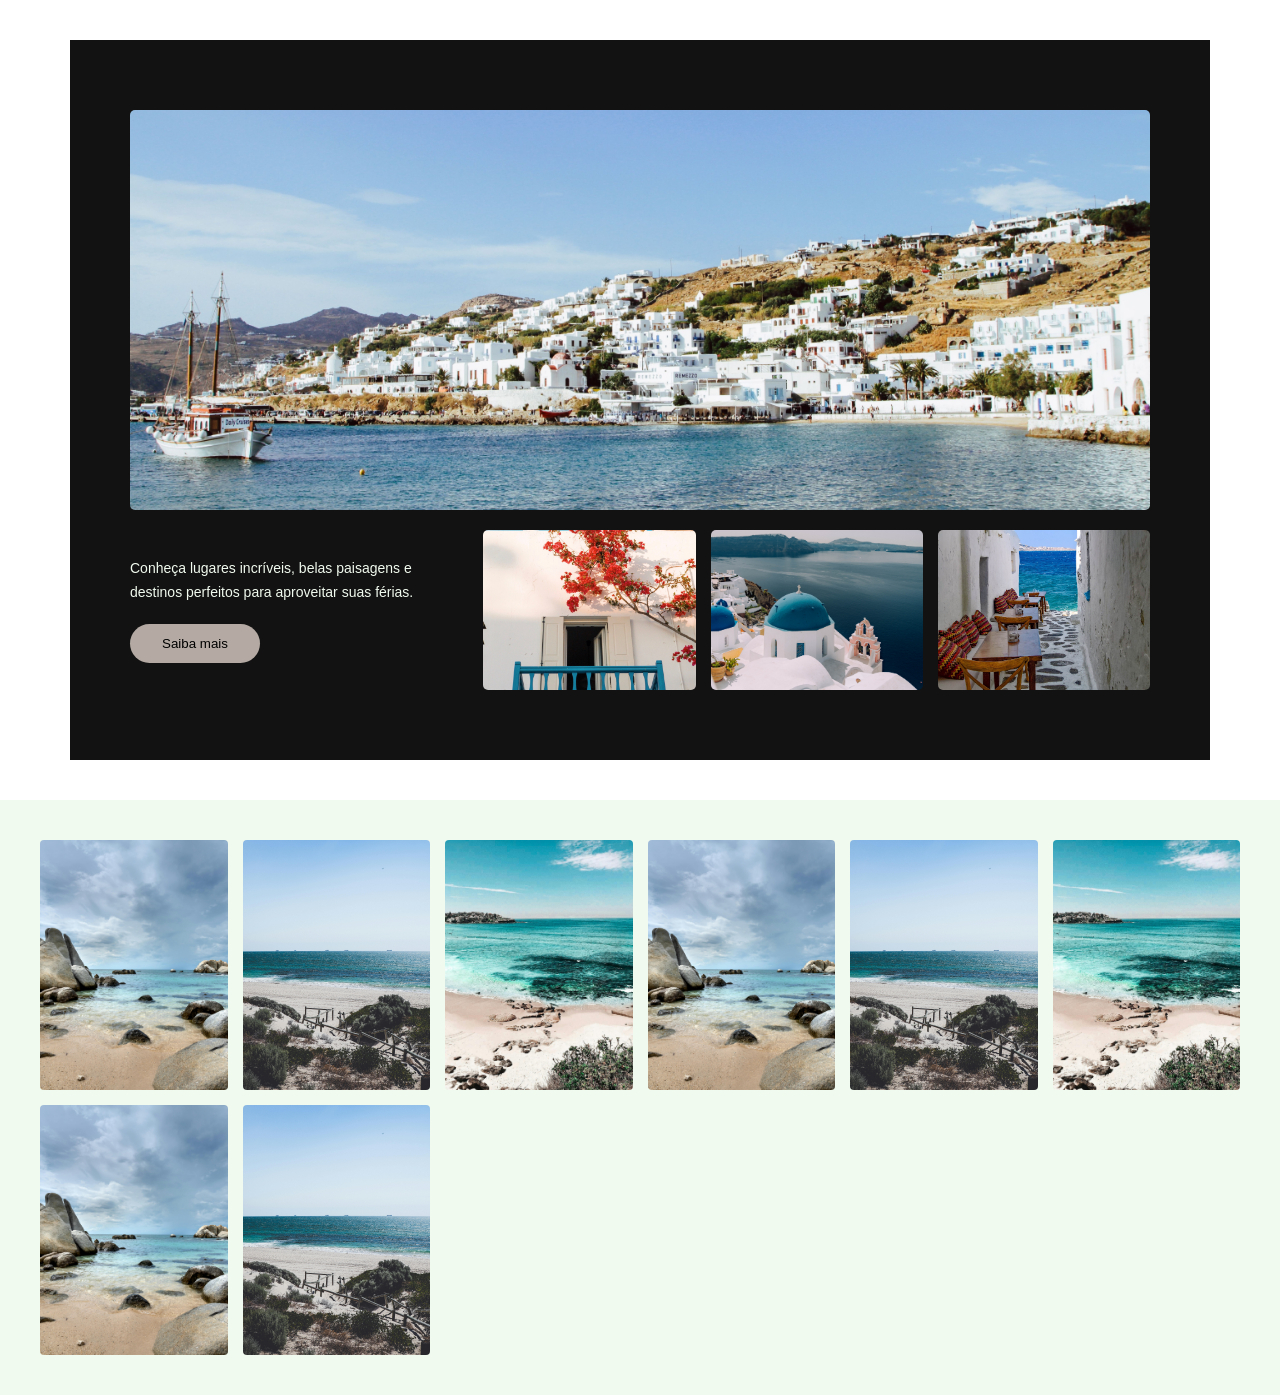
<file: index.html>
<!DOCTYPE html>
<html lang="pt-BR">

<head>
    <meta charset="UTF-8">
    <meta name="viewport" content="width=device-width, initial-scale=1.0">
    <title>CP4 - Grid e Responsividade</title>
    <link rel="stylesheet" href="./style.css">
</head>

<body>
    <main>
        <section class="inicial">
            <div class="container-inicial">
                <img class="hero" src="./images/banner/01.jpg" alt="Cidade próxima ao mar">
                <div class="texto">
                    <p>
                        Conheça lugares incríveis, belas paisagens
                        e destinos perfeitos para aproveitar suas férias.
                    </p>
                    <div id="#glr">
                        <button>Saiba mais</button>
                    </div>
                </div>
                <div class="galeria-pequena">
                    <img src="./images/banner/02.jpg" alt="Varanda com vista para o mar">
                    <img src="./images/banner/03.jpg" alt="Igreja branca próxima ao mar">
                    <img src="./images/banner/04.jpg" alt="Casa com flores vermelhas">
                </div>
            </div>
        </section>
        <section class="galeria-secao" id="glr">
            <div class="galeria">
                <img src="./images/sea/01.jpg" alt="Praia com pedras">
                <img src="./images/sea/02.jpg" alt="Praia com mar azul">
                <img src="./images/sea/03.jpg" alt="Paisagem próxima ao mar">
                <img src="./images/sea/01.jpg" alt="Praia com pedras">
                <img src="./images/sea/02.jpg" alt="Praia com mar azul">
                <img src="./images/sea/03.jpg" alt="Paisagem próxima ao mar">
                <img src="./images/sea/01.jpg" alt="Praia com pedras">
                <img src="./images/sea/02.jpg" alt="Praia com mar azul">
            </div>
        </section>
    </main>
</file>
<file: style.css>
:root {
    --dark: #121212;
    --light: #F1FAEE;
    --gray: #b4aaa3;
    --text: Poppins;
    --Off-White: #fff3ef
}

* {
    margin: 0;
    padding: 0;
    box-sizing: border-box;
}

body {
    font-family: Arial, Helvetica, sans-serif;
    background-color: white;
}

img {
    width: 100%;
    display: block;
}

.inicial {
    padding: 40px;
}

.container-inicial {
    max-width: 1140px;
    margin: auto;
    background-color: var(--dark);
    padding: 70px 60px;
    display: grid;
    grid-template-columns: 1fr 2fr;
    grid-template-areas:
        "hero hero"
        "texto galeria";
    gap: 20px;
}

.hero {
    grid-area: hero;
    height: 400px;
    object-fit: cover;
    border-radius: 5px;
}

.texto {
    grid-area: texto;
    color: var(--light);
    display: flex;
    flex-direction: column;
    justify-content: center;
    gap: 20px;
}

.texto p {
    font-size: 14px;
    line-height: 1.7;
}

.texto button {
    width: 130px;
    padding: 12px;
    border: none;
    border-radius: 25px;
    background-color: var(--gray);
    cursor: pointer;
    font-family: Arial, Helvetica, sans-serif;
    transition: 0.3s;
}

.texto button:hover {
    background-color: var(--light);
    transform: scale(1.05);
}

.galeria-pequena {
    grid-area: galeria;
    display: grid;
    grid-template-columns: repeat(3, 1fr);
    gap: 15px;
}

.galeria-pequena img {
    height: 160px;
    object-fit: cover;
    border-radius: 5px;
}

.galeria-secao {
    background-color: var(--light);
    padding: 40px;
}

.galeria {
    display: grid;
    grid-template-columns: repeat(auto-fit,
            minmax(180px, 1fr));
    gap: 15px;
}

.galeria img {
    height: 250px;
    object-fit: cover;
    border-radius: 4px;
    transition: 0.3s;
}

.galeria img:hover {
    transform: scale(1.03);
}

@media (max-width: 1024px) {
   .container-inicial {
       grid-template-columns: 1fr 1fr;
       padding: 50px 40px;
   }
   .hero {
       height: 350px;
   }
   .galeria-pequena img {
       height: 140px;
   }
}
@media (max-width: 600px) {
   .secao-inicial {
       padding: 20px;
   }
   .container-inicial {
       padding: 30px 20px;
       grid-template-columns: 1fr;
       grid-template-areas:
           "hero"
           "texto"
           "galeria";
   }
   .hero {
       height: 260px;
   }
   .texto {
       align-items: flex-start;
   }
   .galeria-pequena {
       grid-template-columns: repeat(3, 1fr);
   }
   .galeria-pequena img {
       height: 100px;
   }
   .secao-galeria {
       padding: 20px;
   }
   .galeria {
       grid-template-columns: repeat(
           auto-fit,
           minmax(130px, 1fr)
       );
   }
   .galeria img {
       height: 210px;
   }
}
</file>
